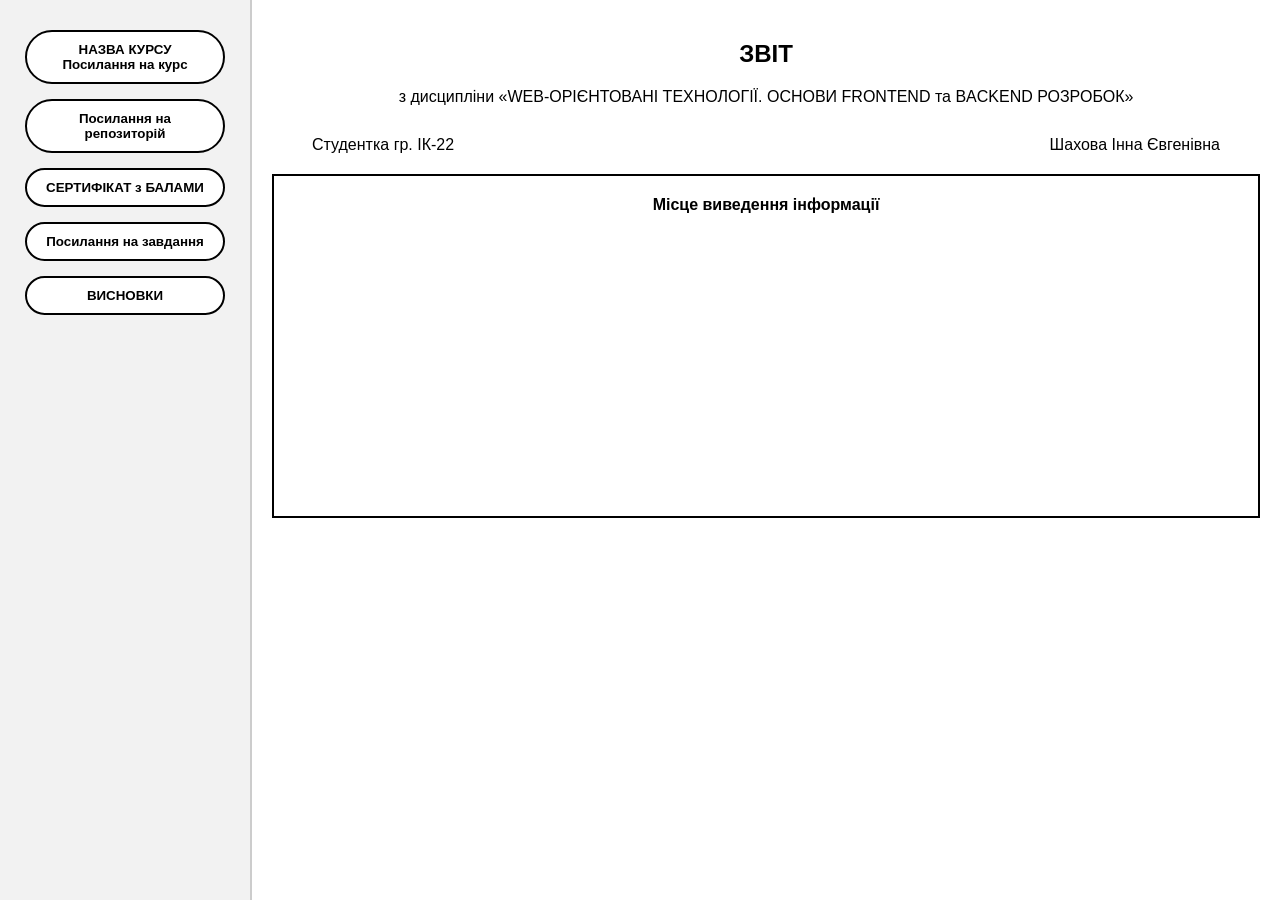
<file: index.html>
<!DOCTYPE html>
<html lang="uk">
<head>
  <meta charset="UTF-8" />
  <title>Звіт з курсу</title>
  <style>
    body {
      font-family: Arial, sans-serif;
      display: flex;
      margin: 0;
      height: 100vh;
    }

    aside {
      background-color: #f2f2f2;
      width: 250px;
      display: flex;
      flex-direction: column;
      align-items: center;
      padding-top: 30px;
      gap: 15px;
      border-right: 2px solid #ccc;
    }

    aside button {
      width: 200px;
      padding: 10px;
      border: 2px solid black;
      border-radius: 30px;
      background-color: white;
      font-weight: bold;
      cursor: pointer;
    }

    main {
      flex: 1;
      padding: 20px;
      position: relative;
    }

    .header {
      text-align: center;
      margin-bottom: 30px;
    }

    .student-info {
      display: flex;
      justify-content: space-between;
      padding: 0 40px;
      margin-bottom: 20px;
    }

    .photo {
      position: absolute;
      top: 20px;
      right: 20px;
      text-align: center;
      font-size: 14px;
      border: 1px solid black;
      padding: 10px;
    }

    #content {
      border: 2px solid black;
      min-height: 300px;
      padding: 20px;
      text-align: center;
      font-weight: bold;
    }
  </style>
</head>
<body>

<aside>
  <button onclick="showContent('course')">НАЗВА КУРСУ<br>Посилання на курс</button>
  <button onclick="showContent('repos')">Посилання на репозиторій</button>
  <button onclick="showContent('certificate')">СЕРТИФІКАТ з БАЛАМИ</button>
  <button onclick="showContent('tasks')">Посилання на завдання</button>
  <button onclick="showContent('conclusion')">ВИСНОВКИ</button>
</aside>

<main>
  <div class="header">
    <h2>ЗВІТ</h2>
    <p>з дисципліни «WEB-ОРІЄНТОВАНІ ТЕХНОЛОГІЇ. ОСНОВИ FRONTEND та BACKEND РОЗРОБОК»</p>
  </div>

  <div class="student-info">
    <div>Студентка гр. ІК-22</div>
    <div>Шахова Інна Євгенівна</div>
  </div>

  <div id="content">Місце виведення інформації</div>
</main>

<script>
  function showContent(section) {
    const content = document.getElementById("content");
    switch (section) {
      case 'course':
        content.innerHTML = `<h3>Назва курсу:</h3><p>The Complete Full-Stack Web Development Bootcamp</p><p><a href="https://www.udemy.com/course/the-complete-web-development-bootcamp/?srsltid=AfmBOorTuVRrnQLQSCbT-kZ2khJeWXgTDmqM0X1fm6xUvjwvylH-BslP&couponCode=ST21MT30625G2">Перейти до курсу</a></p>`;
        break;
      case 'repos':
        content.innerHTML = `<h3>Посилання на репозиторій:</h3><ul>
          <li><a href="https://github.com/isansh/IK-22_appWEB-Shakhova-Inna-FIOT-2025">GitHub: Всі завдання та звіт</a></li>
        </ul>`;
        break;
        case 'certificate':
  content.innerHTML = `
    <h3>Сертифікат</h3>
    <img src="ser.jpg" alt="Сертифікат" style="max-width: 100%; height: auto; border: 2px solid black;" />
  `;
  break;

      case 'tasks':
  content.innerHTML = `<h3>Посилання на завдання:</h3><ul>
    <li><a href="1/" target="_blank">Завдання 1. Створення власного резюме</a></li>
    <li><a href="2/" target="_blank">Завдання 2. Створення сторінки опису та досягнень Тейлор Свіфт з використанням Css</a></li>
    <li><a href="3 dicee/Dicee Challenge/" target="_blank">Завдання 3. Створення гри Дайс(у кого більше очок, той і виграв)</a></li>
    <li><a href="4 Drum Kit/Drum Kit/" target="_blank">Завдання 4. Барабани, гра на барабані онлайн</a></li>
    <li><a href="5 Simon/Simon/" target="_blank">Завдання 5. Гра Сімон онлайн(потрібно повторювати послідовність)</a></li>
    <li>
      <h4>Завдання 6. Сторінка блогу з есе з використанням Node.js</h4>
      <img src="6.jpg" alt="Завдання 6" style="max-width: 100%; height: auto; border: 1px solid #000;" />
    </li>
    <li>
      <h4>Завдання 7. Api з книгами, CRUD-операції з React</h4>
      <img src="7.jpg" alt="Завдання 7" style="max-width: 100%; height: auto; border: 1px solid #000;" />
    </li>
  </ul>`;
  break;
      case 'conclusion':
        content.innerHTML = `<h3>Висновки:</h3><p>Отримані знання дозволили створювати інтерактивні веб-додатки з базовим backend.</p>`;
        break;
      default:
        content.innerHTML = "Місце виведення інформації";
    }
  }
</script>

</body>
</html>
</file>
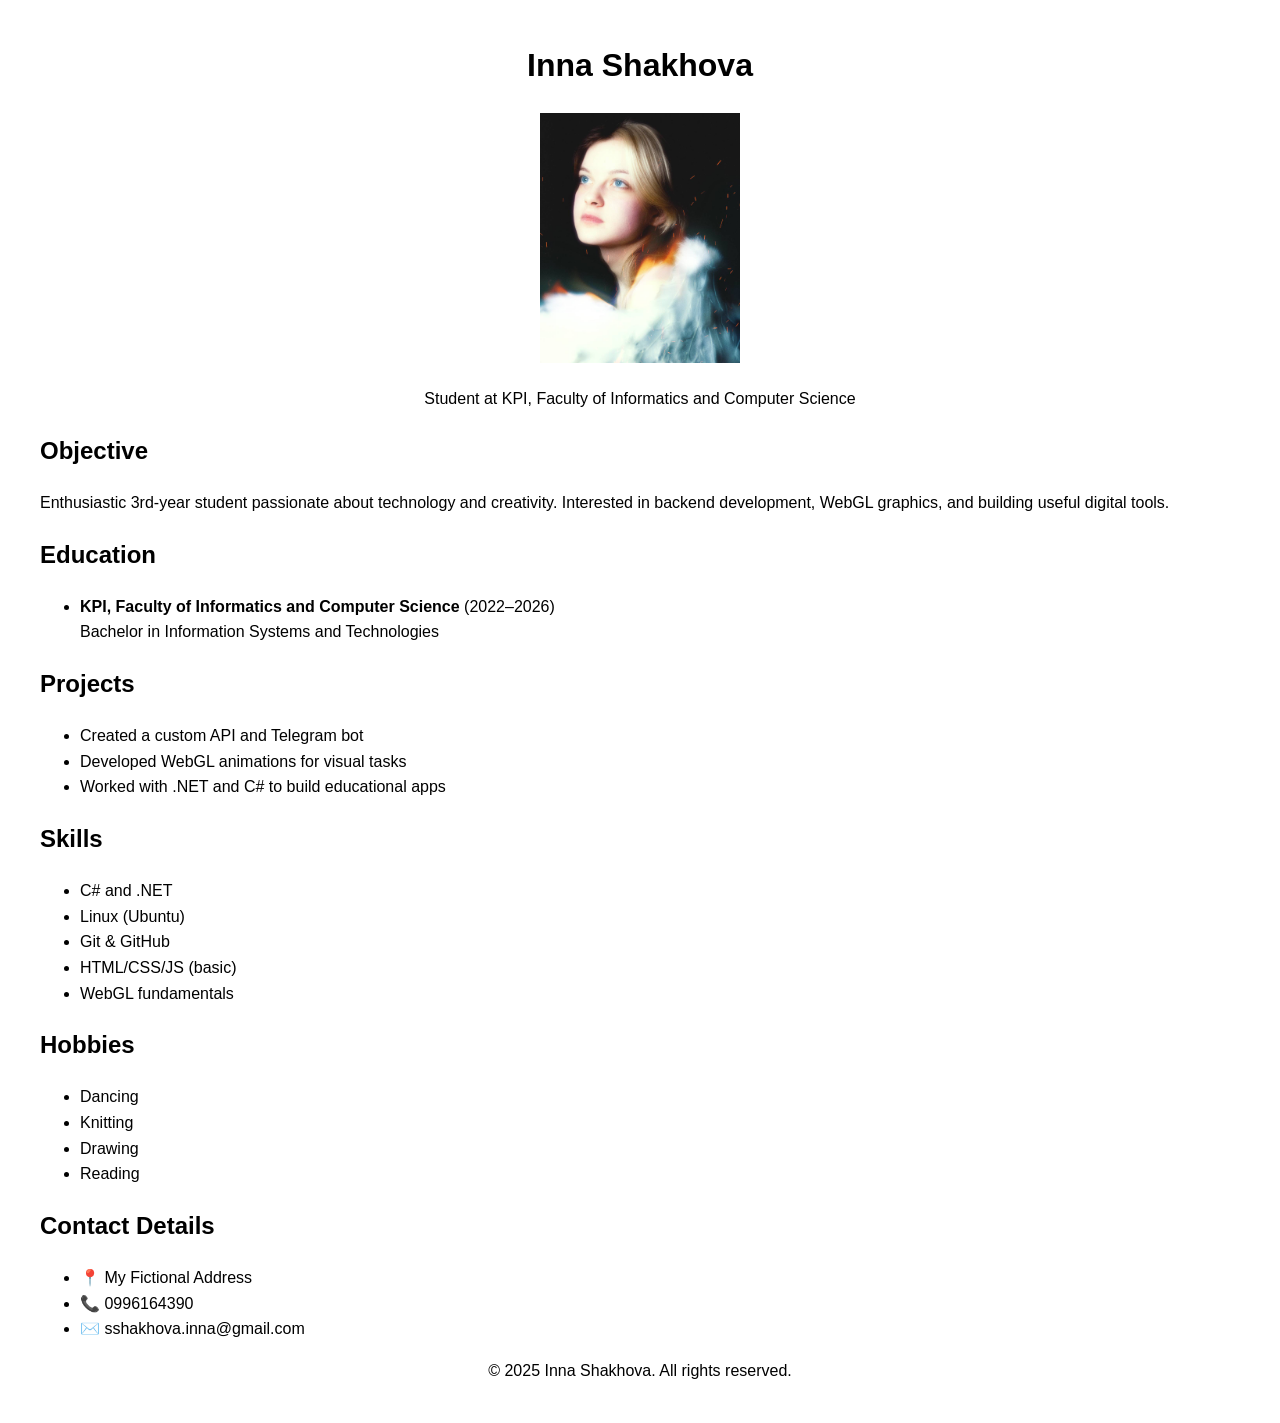
<file: 1/index.html>
<!DOCTYPE html>
<html lang="en">
<head>
  <meta charset="UTF-8">
  <title>My Resume</title>
  <style>
    body {
      font-family: Arial, sans-serif;
      margin: 40px;
      line-height: 1.6;
    }
    header, footer {
      text-align: center;
    }
    img {
      width: 200px;
      height: auto;
      border-radius: 0;
    }
    nav a {
      margin: 0 10px;
    }
  </style>
</head>
<body>

<header>
  <h1>Inna Shakhova</h1>
  <img src="photo_2025-03-19_11-07-54.jpg" alt="Profile Photo">
  <p>Student at KPI, Faculty of Informatics and Computer Science</p>
</header>

<main>
  <section>
    <h2>Objective</h2>
    <p>Enthusiastic 3rd-year student passionate about technology and creativity. Interested in backend development, WebGL graphics, and building useful digital tools.</p>
  </section>

  <section>
    <h2>Education</h2>
    <ul>
      <li><strong>KPI, Faculty of Informatics and Computer Science</strong> (2022–2026)<br>
          Bachelor in Information Systems and Technologies
      </li>
    </ul>
  </section>

  <section>
    <h2>Projects</h2>
    <ul>
      <li>Created a custom API and Telegram bot</li>
      <li>Developed WebGL animations for visual tasks</li>
      <li>Worked with .NET and C# to build educational apps</li>
    </ul>
  </section>

  <section>
    <h2>Skills</h2>
    <ul>
      <li>C# and .NET</li>
      <li>Linux (Ubuntu)</li>
      <li>Git & GitHub</li>
      <li>HTML/CSS/JS (basic)</li>
      <li>WebGL fundamentals</li>
    </ul>
  </section>

  <section>
    <h2>Hobbies</h2>
    <ul>
      <li>Dancing</li>
      <li>Knitting</li>
      <li>Drawing</li>
      <li>Reading</li>
    </ul>
  </section>

  <section>
    <h2>Contact Details</h2>
    <ul>
      <li>📍 My Fictional Address</li>
      <li>📞 0996164390</li>
      <li>✉️ sshakhova.inna@gmail.com</li>
    </ul>
  </section>
</main>

<footer>
  <p>© 2025 Inna Shakhova. All rights reserved.</p>
</footer>

</body>
</html>
</file>
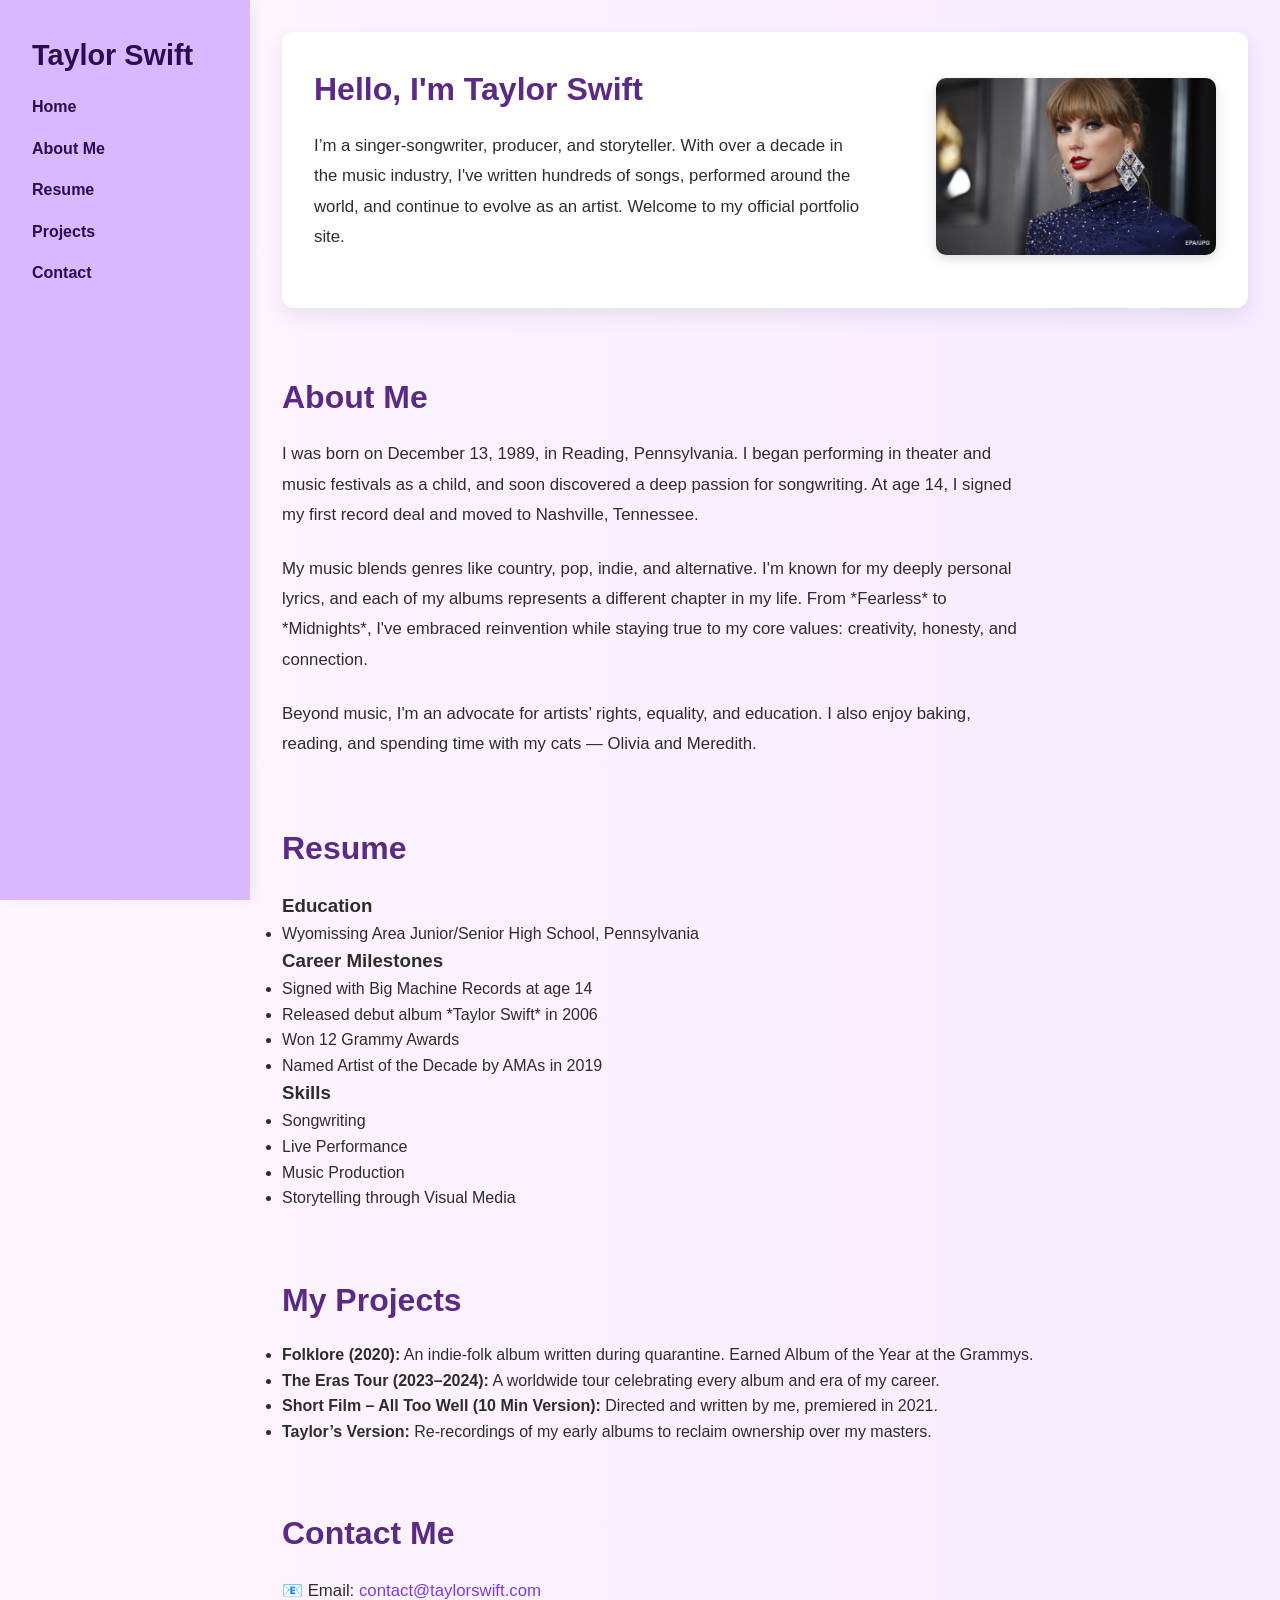
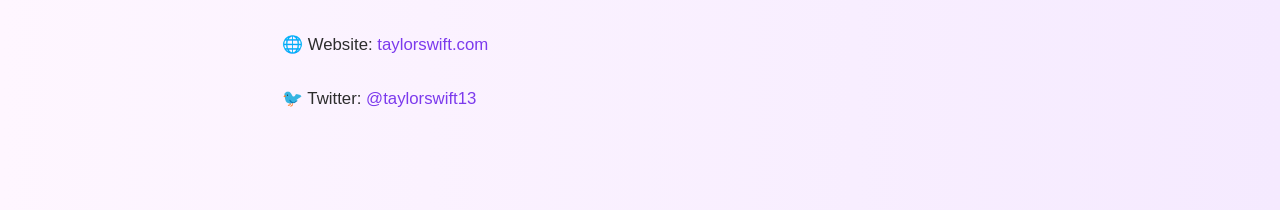
<file: 2/index.html>
<!DOCTYPE html>
<html lang="en">
<head>
  <meta charset="UTF-8" />
  <meta name="viewport" content="width=device-width, initial-scale=1.0" />
  <title>Taylor Swift | Portfolio</title>
  <link rel="stylesheet" href="styles.css" />
</head>
<body>
  <div class="container">
    <aside class="sidebar">
      <h1>Taylor Swift</h1>
      <nav>
        <ul>
          <li><a href="#hero">Home</a></li>
          <li><a href="#about">About Me</a></li>
          <li><a href="#resume">Resume</a></li>
          <li><a href="#projects">Projects</a></li>
          <li><a href="#contact">Contact</a></li>
        </ul>
      </nav>
    </aside>

    <main class="content">
        <section id="hero" class="hero">
            <div class="hero-text">
              <h2>Hello, I'm Taylor Swift</h2>
              <p>I’m a singer-songwriter, producer, and storyteller. With over a decade in the music industry, I've written hundreds of songs, performed around the world, and continue to evolve as an artist. Welcome to my official portfolio site.</p>
            </div>
            <div class="hero-image">
              <img src="taylor.jpg" alt="Taylor Swift">
            </div>
          </section>
          

      <section id="about">
        <h2>About Me</h2>
        <p>
          I was born on December 13, 1989, in Reading, Pennsylvania. I began performing in theater and music festivals as a child, and soon discovered a deep passion for songwriting. At age 14, I signed my first record deal and moved to Nashville, Tennessee.
        </p>
        <p>
          My music blends genres like country, pop, indie, and alternative. I'm known for my deeply personal lyrics, and each of my albums represents a different chapter in my life. From *Fearless* to *Midnights*, I've embraced reinvention while staying true to my core values: creativity, honesty, and connection.
        </p>
        <p>
          Beyond music, I'm an advocate for artists’ rights, equality, and education. I also enjoy baking, reading, and spending time with my cats — Olivia and Meredith.
        </p>
      </section>

      <section id="resume">
        <h2>Resume</h2>
        <h3>Education</h3>
        <ul>
          <li>Wyomissing Area Junior/Senior High School, Pennsylvania</li>
        </ul>
        <h3>Career Milestones</h3>
        <ul>
          <li>Signed with Big Machine Records at age 14</li>
          <li>Released debut album *Taylor Swift* in 2006</li>
          <li>Won 12 Grammy Awards</li>
          <li>Named Artist of the Decade by AMAs in 2019</li>
        </ul>
        <h3>Skills</h3>
        <ul>
          <li>Songwriting</li>
          <li>Live Performance</li>
          <li>Music Production</li>
          <li>Storytelling through Visual Media</li>
        </ul>
      </section>

      <section id="projects">
        <h2>My Projects</h2>
        <ul>
          <li><strong>Folklore (2020):</strong> An indie-folk album written during quarantine. Earned Album of the Year at the Grammys.</li>
          <li><strong>The Eras Tour (2023–2024):</strong> A worldwide tour celebrating every album and era of my career.</li>
          <li><strong>Short Film – All Too Well (10 Min Version):</strong> Directed and written by me, premiered in 2021.</li>
          <li><strong>Taylor’s Version:</strong> Re-recordings of my early albums to reclaim ownership over my masters.</li>
        </ul>
      </section>

      <section id="contact">
        <h2>Contact Me</h2>
        <p>📧 Email: <a href="mailto:contact@taylorswift.com">contact@taylorswift.com</a></p>
        <p>🌐 Website: <a href="https://www.taylorswift.com" target="_blank">taylorswift.com</a></p>
        <p>🐦 Twitter: <a href="https://twitter.com/taylorswift13" target="_blank">@taylorswift13</a></p>
      </section>
    </main>
  </div>
</body>
</html>
</file>
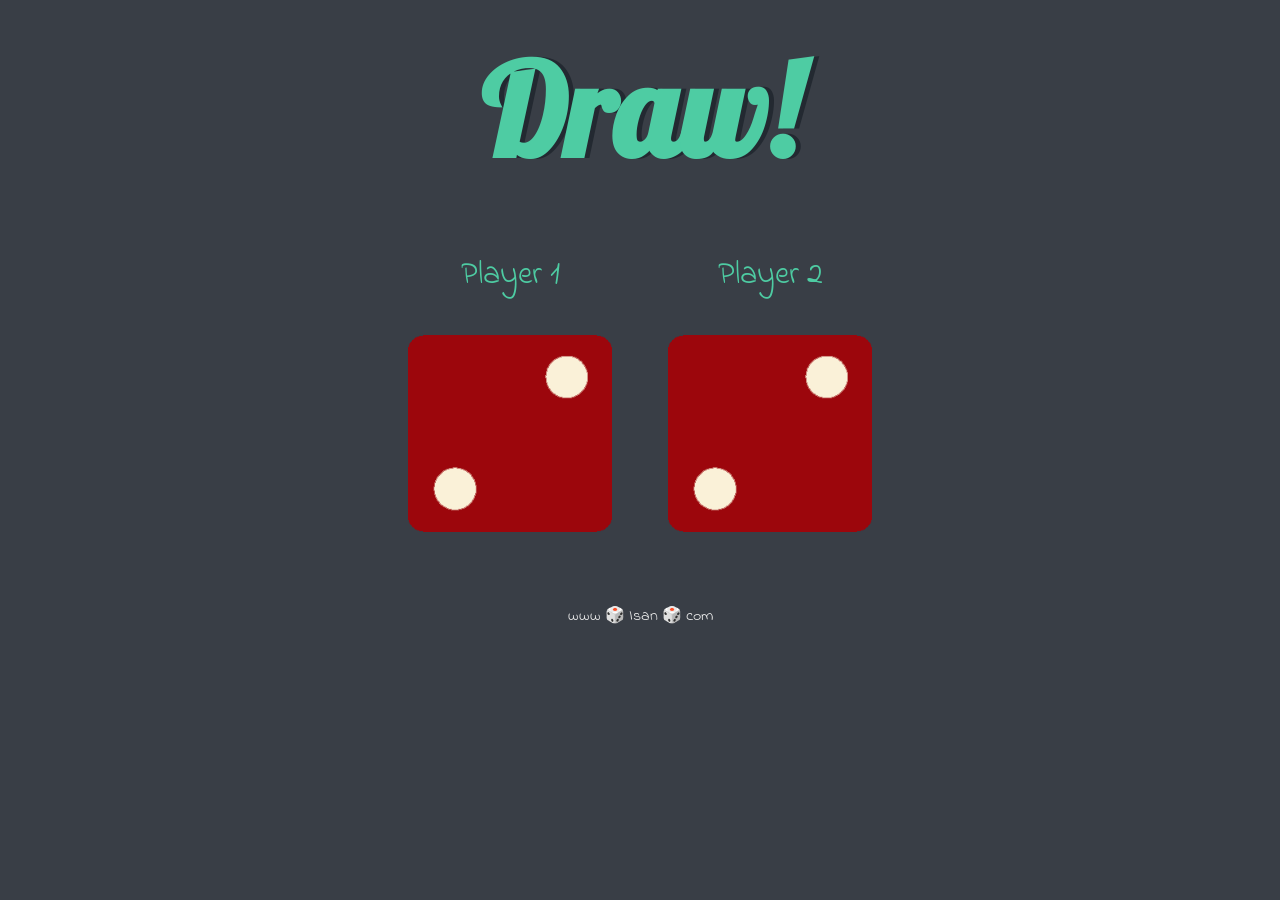
<file: 3 dicee/Dicee Challenge/index.html>
<!DOCTYPE html>
<html lang="en" dir="ltr">
<head>
  <meta charset="UTF-8">
  <title>Dicee</title>
  <link rel="stylesheet" href="styles.css">
  <link rel="preconnect" href="https://fonts.googleapis.com">
  <link href="https://fonts.googleapis.com/css2?family=Indie+Flower&family=Lobster&display=swap" rel="stylesheet">
</head>
<body>

  <main class="container">
    <header>
      <h1>Refresh Me</h1>
    </header>

    <section class="dice">
      <p>Player 1</p>
      <img class="img1" src="images/dice6.png" alt="Dice">
    </section>

    <section class="dice">
      <p>Player 2</p>
      <img class="img2" src="images/dice6.png" alt="Dice">
    </section>
  </main>

  <script src="index.js" charset="utf-8"></script>

  <footer>
    www 🎲 Isan 🎲 com
  </footer>
</body>
</html>
</file>
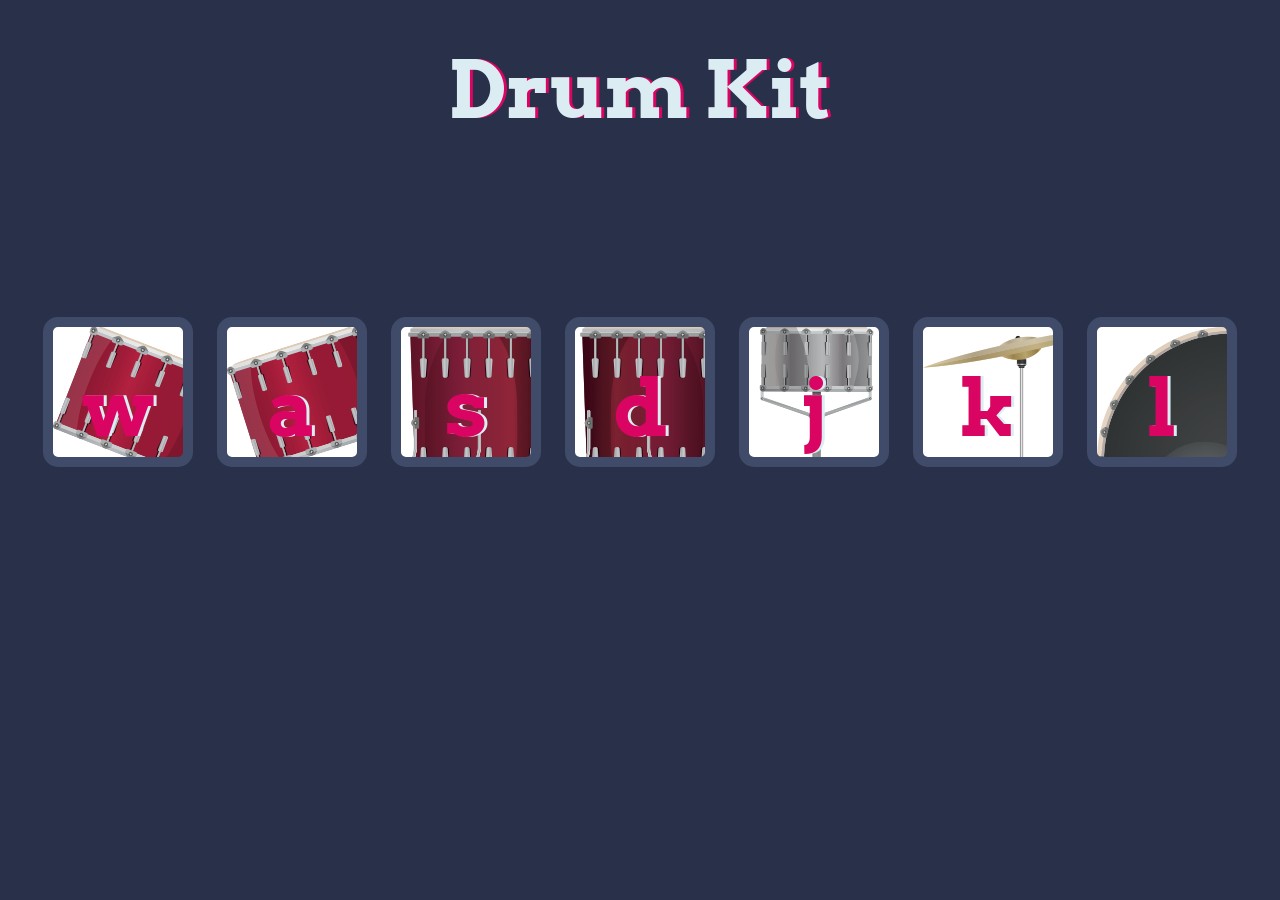
<file: 4 Drum Kit/Drum Kit/index.html>
<!DOCTYPE html>
<html lang="en" dir="ltr">
<head>
  <meta charset="UTF-8">
  <title>Drum Kit</title>
  <link rel="stylesheet" href="styles.css">
  <link href="https://fonts.googleapis.com/css2?family=Arvo&display=swap" rel="stylesheet">
</head>
<body>

  <header>
    <h1 id="title">Drum Kit</h1>
  </header>

  <main>
    <div class="set">
      <button class="drum w">w</button>
      <button class="drum a">a</button>
      <button class="drum s">s</button>
      <button class="drum d">d</button>
      <button class="drum j">j</button>
      <button class="drum k">k</button>
      <button class="drum l">l</button>
    </div>
  </main>

  <script src="index.js" charset="utf-8"></script>

</body>
</html>
</file>
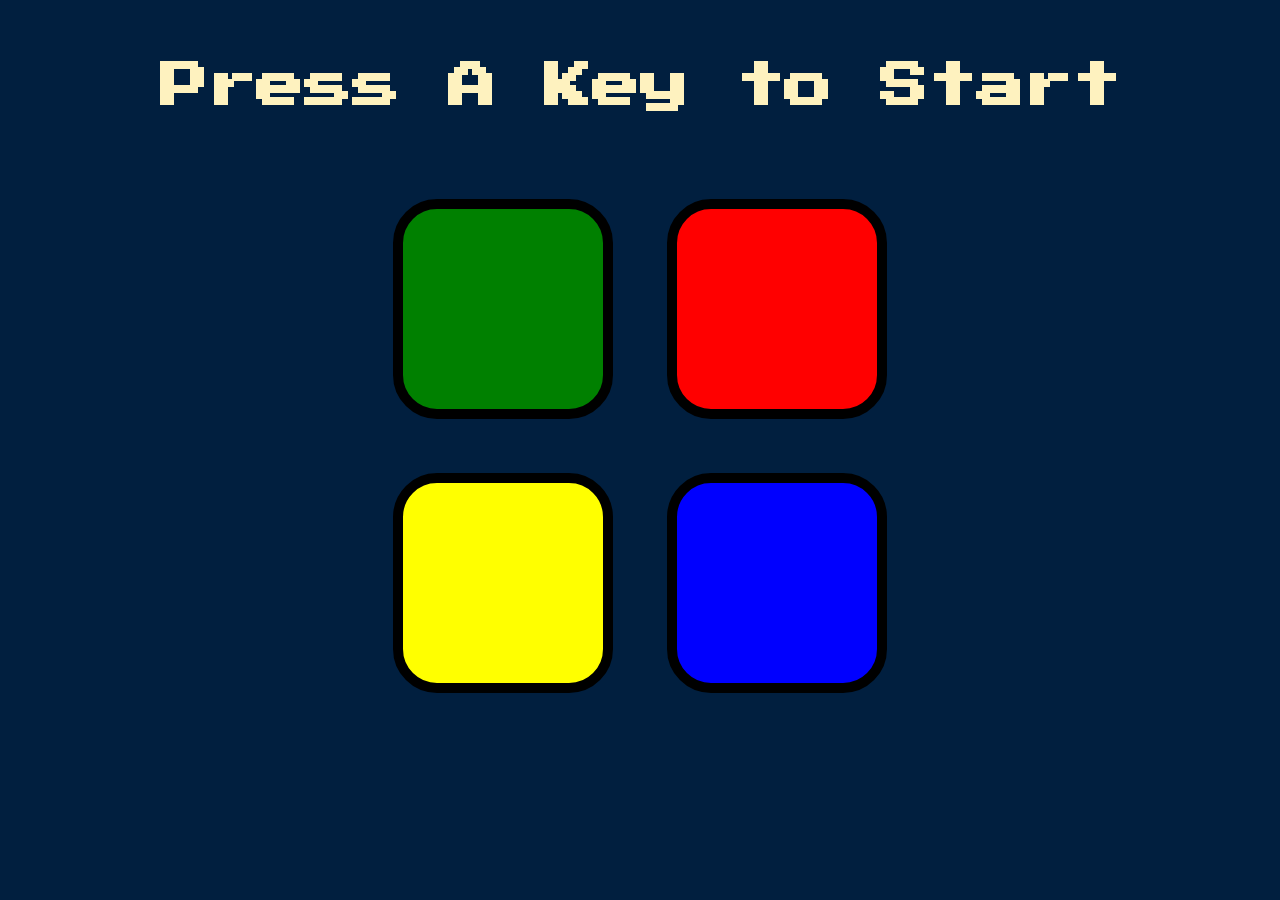
<file: 5 Simon/Simon/index.html>
<!DOCTYPE html>
<html lang="en" dir="ltr">
<head>
  <meta charset="UTF-8">
  <title>Simon</title>
  <link rel="stylesheet" href="styles.css">
  <link href="https://fonts.googleapis.com/css2?family=Press+Start+2P&display=swap" rel="stylesheet">
</head>
<body>

  <header>
    <h1 id="level-title">Press A Key to Start</h1>
  </header>

  <main class="container">
    <div class="row">
      <div id="green" class="btn green"></div>
      <div id="red" class="btn red"></div>
    </div>
    <div class="row">
      <div id="yellow" class="btn yellow"></div>
      <div id="blue" class="btn blue"></div>
    </div>
  </main>

  <script src="https://ajax.googleapis.com/ajax/libs/jquery/3.3.1/jquery.min.js"></script>
  <script src="game.js" charset="utf-8"></script>

</body>
</html>
</file>
<file: 2/styles.css>
* {
    margin: 0;
    padding: 0;
    box-sizing: border-box;
  }
  
  body {
    font-family: "Segoe UI", sans-serif;
    line-height: 1.6;
    color: #333;
    background-color: #fff8f0;
  }
  
  .container {
    display: flex;
    min-height: 100vh;
  }
  
  .sidebar {
    background-color: #d9b8ff;
    color: #2d0a52;
    padding: 2rem;
    width: 250px;
    flex-shrink: 0;
    position: sticky;
    top: 0;
    height: 100vh;
  }
  
  .sidebar h1 {
    font-size: 1.8rem;
    margin-bottom: 1rem;
  }
  
  .sidebar nav ul {
    list-style: none;
  }
  
  .sidebar nav ul li {
    margin: 1rem 0;
  }
  
  .sidebar nav ul li a {
    color: #2d0a52;
    text-decoration: none;
    font-weight: bold;
  }
  
  .sidebar nav ul li a:hover {
    text-decoration: underline;
  }
  
  .content {
    padding: 2rem;
    flex-grow: 1;
  }
  
  section {
    margin-bottom: 4rem;
  }
  
  section h2 {
    font-size: 2rem;
    color: #6c3483;
    margin-bottom: 1rem;
  }
  
  .hero-img {
    max-width: 100%;
    height: auto;
    border-radius: 12px;
    margin-bottom: 1rem;
    box-shadow: 0 4px 8px rgba(0, 0, 0, 0.2);
  }
  
  a {
    color: #6c3483;
    text-decoration: none;
  }
  
  a:hover {
    text-decoration: underline;
  }
  
  @media (max-width: 768px) {
    .container {
      flex-direction: column;
    }
  
    .sidebar {
      width: 100%;
      height: auto;
    }
  
    .content {
      padding: 1rem;
    }
  }
  body {
    font-family: "Segoe UI", sans-serif;
    line-height: 1.6;
    color: #2d2d2d;
    background: linear-gradient(to right, #fef6ff, #f5eaff);
  }
  
  section p {
    max-width: 750px;
    margin-bottom: 1.5rem;
    font-size: 1.05rem;
    line-height: 1.8;
  }
  
  .hero {
    display: flex;
    align-items: center;
    justify-content: space-between;
    flex-wrap: wrap;
    gap: 2rem;
    background-color: #fff;
    padding: 2rem;
    border-radius: 12px;
    box-shadow: 0 8px 20px rgba(0, 0, 0, 0.08);
  }
  
  .hero-text {
    flex: 1 1 60%;
  }
  
  .hero-image {
    flex: 1 1 35%;
    text-align: right;
  }
  
  .hero-image img {
    width: 280px;
    height: auto;
    border-radius: 10px;
    box-shadow: 0 4px 12px rgba(0, 0, 0, 0.15);
  }
  
  section h2 {
    font-size: 2rem;
    margin-bottom: 1rem;
    color: #5a2a84;
  }
  
  .sidebar {
    background-color: #d9b8ff;
    color: #2d0a52;
    padding: 2rem;
    width: 250px;
    flex-shrink: 0;
    position: sticky;
    top: 0;
    height: 100vh;
    box-shadow: 4px 0 10px rgba(0, 0, 0, 0.05);
  }
  
  a {
    color: #7c3aed;
  }
  
  @media (max-width: 768px) {
    .hero {
      flex-direction: column;
      text-align: center;
    }
  
    .hero-image {
      text-align: center;
    }
  
    .hero-image img {
      width: 80%;
    }
  }
</file>
<file: 3 dicee/Dicee Challenge/styles.css>
body {
  background: #393E46;
  margin: 0;
  padding: 0;
}

.container {
  width: 70%;
  margin-inline: auto;
  text-align: center;
}

.dice {
  display: inline-block;
  vertical-align: top;
  text-align: center;
}

h1 {
  color: #4ECCA3;
  font-size: 8rem;
  margin: 30px 0;
  font-family: 'Lobster', cursive;
  text-shadow: 5px 0 0 #232931;
}

p {
  color: #4ECCA3;
  font-size: 2rem;
  font-family: 'Indie Flower', cursive;
}

img {
  width: 80%;
  height: auto;
}

footer {
  margin-top: 5%;
  color: #EEEEEE;
  text-align: center;
  font-family: 'Indie Flower', cursive;
}
</file>
<file: 4 Drum Kit/Drum Kit/styles.css>
body {
  background: #283149;
  text-align: center;
  margin: 0;
  padding: 0;
}

h1 {
  font-family: "Arvo", cursive;
  font-size: 5rem;
  color: #DBEDF3;
  text-shadow: 3px 0 0 #DA0463;
  margin: 0;
  padding: 40px 0;
}

footer {
  color: #DBEDF3;
  font-family: sans-serif;
  margin-top: 40px;
}

.set {
  margin: 10% auto;
}

.drum {
  display: inline-block;
  width: 150px;
  height: 150px;
  margin: 10px;
  border: 10px solid #404B69;
  border-radius: 15px;
  font-size: 5rem;
  font-family: 'Arvo', cursive;
  font-weight: 900;
  line-height: 2;
  color: #DA0463;
  text-shadow: 3px 0 0 #DBEDF3;
  background-color: white;
  text-align: center;
  outline: none;
}

.pressed {
  opacity: 0.5;
  box-shadow: 0 3px 4px 0 #DBEDF3;
}

.red {
  color: red;
}

.w {
  background-image: url("images/tom1.png");
}

.a {
  background-image: url("images/tom2.png");
}

.s {
  background-image: url("images/tom3.png");
}

.d {
  background-image: url("images/tom4.png");
}

.j {
  background-image: url("images/snare.png");
}

.k {
  background-image: url("images/crash.png");
}

.l {
  background-image: url("images/kick.png");
}
</file>
<file: 5 Simon/Simon/styles.css>
body {
  background: #011F3F;
  text-align: center;
}

#level-title {
  font-family: 'Press Start 2P', cursive;
  font-size: 3rem;
  margin-top: 5%;
  margin-bottom: 5%;
  color: #FEF2BF;
}

.container {
  margin: 0 auto;
  width: 50%;
  display: block;
}

.btn {
  width: 200px;
  height: 200px;
  display: inline-block;
  border-radius: 20%;
  border: solid 10px black;
  margin: 25px;
}

.green {
  background: green;
}

.red {
  background: red;
}

.yellow {
  background: yellow;
}

.blue {
  background: blue;
}

.pressed {
  background: grey;
  box-shadow: 0 0 20px #fff;
}

.game-over {
  background: red;
  opacity: 0.8;
}
</file>
